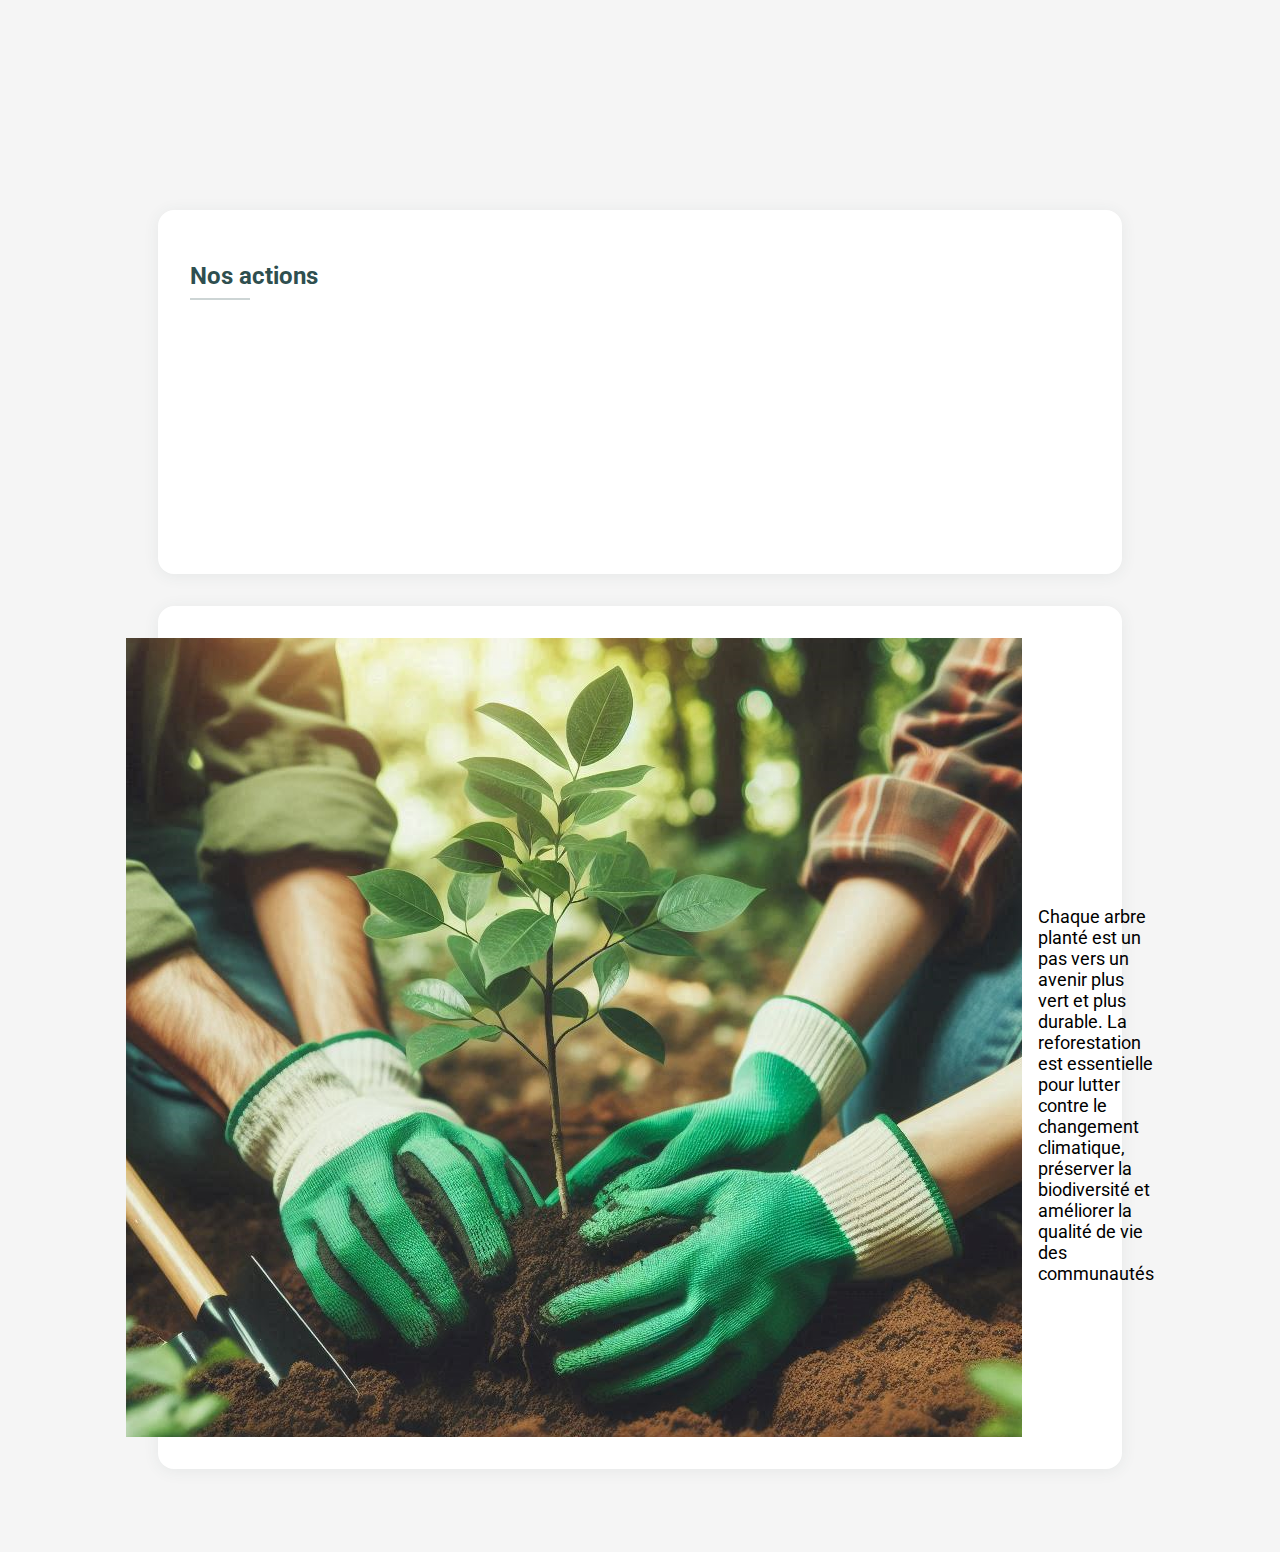
<file: actions.html>
<!DOCTYPE html>
<html lang="fr">
<head>
  <meta charset="UTF-8">
  <meta name="viewport" content="width=device-width, initial-scale=1.0">
  <title>IPTEFA-ONG | Actions</title>
  <!-- Google Fonts -->
  <link href="https://fonts.googleapis.com/css?family=Roboto:400,700&display=swap" rel="stylesheet">
  <link rel="stylesheet" href="style.css">
  <style>
    body {
      font-family: 'Roboto', Arial, sans-serif;
      background-color: #f5f5f5;
      margin: 0;
      padding: 0;
    }
    header, footer {
      background-color: #2f4f4f;
      color: #fff;
      padding: 1rem 2rem;
      opacity: 0;
      animation: fadeIn 1s ease-in forwards;
    }
    header { animation-delay: 0.1s; }
    footer { animation-delay: 2s; }
    @keyframes fadeIn {
      to { opacity: 1; }
    }
    .image-texte {
      display: flex;
      align-items: center;
      gap: 1rem;
      justify-content: center;
    }
    .image-texte img.image, .image-texte img.rubrique-img {
      width: 70px;
      height: 70px;
      border-radius: 50%;
      object-fit: cover;
      background: #fff;
      box-shadow: 0 2px 8px rgba(0,0,0,0.08);
      transform: scale(0.8);
      opacity: 0;
      animation: logoBounce 0.8s 0.2s cubic-bezier(0.23, 1.26, 0.32, 1) forwards;
    }
    @keyframes logoBounce {
      0% { opacity: 0; transform: scale(0.8);}
      60% { opacity: 1; transform: scale(1.15);}
      100% { opacity: 1; transform: scale(1);}
    }
    .image-texte .texte h2 {
      margin: 0;
      font-size: 1.4rem;
      font-weight: 700;
      color: #fff;
      opacity: 0;
      animation: fadeInLeft 1s 0.5s forwards;
    }
    @keyframes fadeInLeft {
      from { opacity: 0; transform: translateX(-30px);}
      to { opacity: 1; transform: translateX(0);}
    }
    nav {
      margin-top: 1rem;
      display: flex;
      flex-wrap: wrap;
      gap: 0.5rem;
    }
    nav a {
      color: #fff;
      margin: 0 0.5rem;
      text-decoration: none;
      padding: 0.35rem 0.9rem;
      border-radius: 20px;
      transition: background 0.3s, color 0.3s, transform 0.15s;
      display: inline-block;
      position: relative;
      overflow: hidden;
      z-index: 1;
      background: transparent;
    }
    nav a::before {
      content: '';
      position: absolute;
      left: 50%;
      top: 50%;
      transform: translate(-50%, -50%) scale(0);
      background: rgba(255,215,0,0.15);
      border-radius: 50%;
      width: 200%;
      height: 200%;
      transition: transform 0.4s;
      z-index: -1;
    }
    nav a:hover, nav a:focus {
      background-color: #416d6d;
      text-decoration: underline;
      color: #ffd700;
      outline: none;
      transform: translateY(-2px) scale(1.06);
    }
    nav a:hover::before, nav a:focus::before {
      transform: translate(-50%, -50%) scale(1);
    }
    .container {
      padding: 2rem;
      max-width: 900px;
      margin: 2rem auto;
      background-color: white;
      border-radius: 16px;
      box-shadow: 0 2px 16px rgba(47, 79, 79, 0.08);
      opacity: 0;
      transform: translateY(30px);
      animation: slideUpFade 1.1s 0.8s cubic-bezier(0.16, 1, 0.3, 1) forwards;
    }
    @keyframes slideUpFade {
      to {
        opacity: 1;
        transform: translateY(0);
      }
    }
    h2 {
      color: #2f4f4f;
      position: relative;
      overflow: hidden;
      margin-bottom: 1.2em;
    }
    h2::after {
      content: "";
      display: block;
      height: 2px;
      width: 60px;
      background: #2f4f4f;
      margin-top: 8px;
      opacity: 0.24;
      animation: underlineReveal 1.3s cubic-bezier(0.19,1,0.22,1) forwards;
    }
    @keyframes underlineReveal {
      from { width: 0; opacity: 0;}
      to { width: 60px; opacity: 0.24;}
    }
    ul {
      list-style: disc inside;
      margin-bottom: 1.5rem;
      animation: fadeIn 1.2s 1.2s both;
      padding-left: 0;
    }
    li {
      margin-bottom: 0.7rem;
      background: #f6f8fa;
      padding: 0.7em 1em;
      border-radius: 8px;
      box-shadow: 0 2px 8px rgba(47,79,79,0.06);
      transition: background 0.25s, padding 0.25s, box-shadow 0.25s;
      opacity: 0;
      transform: translateY(20px);
      animation: itemFadeIn 0.7s cubic-bezier(0.19,1,0.22,1) forwards;
      animation-delay: calc(1.3s + 0.13s * var(--i));
    }
    @keyframes itemFadeIn {
      to { opacity: 1; transform: translateY(0);}
    }
    li:hover {
      background: #e4f7e4;
      box-shadow: 0 4px 24px rgba(47,79,79,0.09);
      padding-left: 2em;
    }
    .rubrique-img {
      display: block;
      max-width: 380px;
      width: 100%;
      height: auto;
      margin: 2rem auto 0 auto;
      border-radius: 12px;
      box-shadow: 0 2px 8px rgba(0,0,0,0.08);
      opacity: 0;
      transform: scale(0.95);
      animation: fadeInImg 1s 1.2s cubic-bezier(0.19, 1, 0.22, 1) forwards;
      transition: transform 0.4s cubic-bezier(0.19, 1, 0.22, 1), box-shadow 0.4s;
    }
    .rubrique-img:hover {
      transform: scale(1.03);
      box-shadow: 0 6px 32px rgba(47,79,79,0.12);
    }
    footer {
      text-align: center;
      font-size: 0.95rem;
      margin-top: 2rem;
    }
    @media (max-width: 700px) {
      .container {
        padding: 1rem;
      }
      .image-texte {
        flex-direction: column;
        align-items: flex-start;
        gap: 0.5rem;
      }
      nav {
        flex-direction: column;
        gap: 0.2rem;
      }
      nav a {
        margin: 0;
        padding: 0.35rem 0.7rem;
      }
      .rubrique-img {
        max-width: 100%;
      }
    }
  </style>
</head>
<body>
  <header>
    <section class="image-texte">
      <img src="logo 2.png" class="image" alt="Logo IPTEFA-ONG">
      <div class="texte">
        <h2>INITIATIVE PEUPLES TERRES ET FORÊTS D’AFRIQUE - ONG</h2>
      </div>
    </section>
    <nav>
      <a href="index.html">Accueil</a>
      <a href="apropos.html">À propos</a>
      <a href="actions.html">Actions</a>
      <a href="programmes.html">Programmes</a>
      <a href="impact.html">Impact</a>
      <a href="actualites.html">Actualités</a>
      <a href="objectifs.html">Staff et personnel</a>
      <a href="contact.html">Contact</a>
    </nav>
  </header>
  <main class="container">
    <h2>Nos actions</h2>
    <ul>
      <li style="--i:0"><strong>Protection des forêts et des écosystèmes</strong> : Lutte contre la déforestation, restauration des terres, sensibilisation.</li>
      <li style="--i:1"><strong>Gestion durable des ressources naturelles</strong> : Agriculture écologique, agroforesterie, formation.</li>
      <li style="--i:2"><strong>Conservation de la faune et de la flore</strong> : Suivi des espèces, création de zones protégées.</li>
      <li style="--i:3"><strong>Éducation et sensibilisation</strong> : Formations, écocampagnes, éducation environnementale.</li>
    </ul>
  </main>
  <main class="container">
       <section class="image-texte">
      <img src="image4.png" classe= "image" alt="Logo IPTEFA-ONG">
      <div class="texte">
        <h2>Agissons ensemble pour notre planète !</h2>
        <p>Chaque arbre planté est un pas vers un avenir plus vert et plus durable. La reforestation est essentielle pour lutter contre le changement climatique, préserver la biodiversité et améliorer la qualité de vie des communautés</p>
      </div>
      </section>
  </main>
  <footer>
    <p>&copy; 2025 IPTEFA-ONG. Tous droits réservés.</p>
  </footer>
  <script src="script.js"></script>
</body>
</html>
</file>
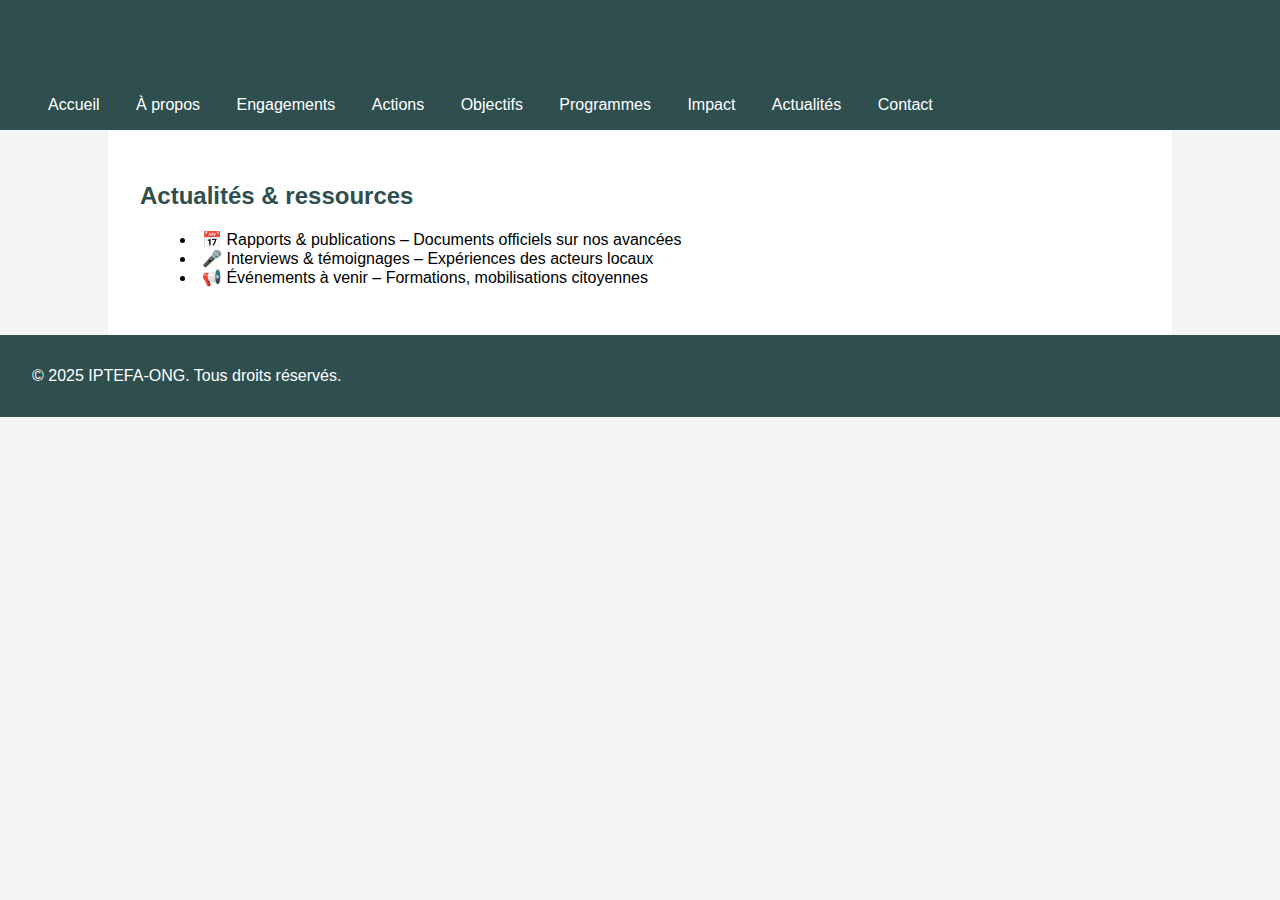
<file: actualites.html>
<!DOCTYPE html>
<html lang="fr">
<head>
  <meta charset="UTF-8">
  <meta name="viewport" content="width=device-width, initial-scale=1.0">
  <title>IPTEFA-ONG</title>
  <style>
    body { font-family: Arial, sans-serif; background-color: #f5f5f5; margin: 0; padding: 0; }
    header, footer { background-color: #2f4f4f; color: #fff; padding: 1rem 2rem; }
    nav a { color: #fff; margin: 0 1rem; text-decoration: none; }
    .container { padding: 2rem; max-width: 1000px; margin: auto; background-color: white; }
    h1, h2, h3 { color: #2f4f4f; }
    ul { list-style: disc inside; }
  </style>
</head>
<body>
  <header>
    <h1>IPTEFA-ONG</h1>
    <nav>
      <a href="index.html">Accueil</a>
      <a href="apropos.html">À propos</a>
      <a href="engagements.html">Engagements</a>
      <a href="actions.html">Actions</a>
      <a href="objectifs.html">Objectifs</a>
      <a href="programmes.html">Programmes</a>
      <a href="impact.html">Impact</a>
      <a href="actualites.html">Actualités</a>
      <a href="contact.html">Contact</a>
    </nav>
  </header>
  <div class="container">

<h2>Actualités & ressources</h2>
<ul>
  <li>📅 Rapports & publications – Documents officiels sur nos avancées</li>
  <li>🎤 Interviews & témoignages – Expériences des acteurs locaux</li>
  <li>📢 Événements à venir – Formations, mobilisations citoyennes</li>
</ul>

  </div>
  <footer>
    <p>&copy; 2025 IPTEFA-ONG. Tous droits réservés.</p>
  </footer>
</body>
</html>
</file>
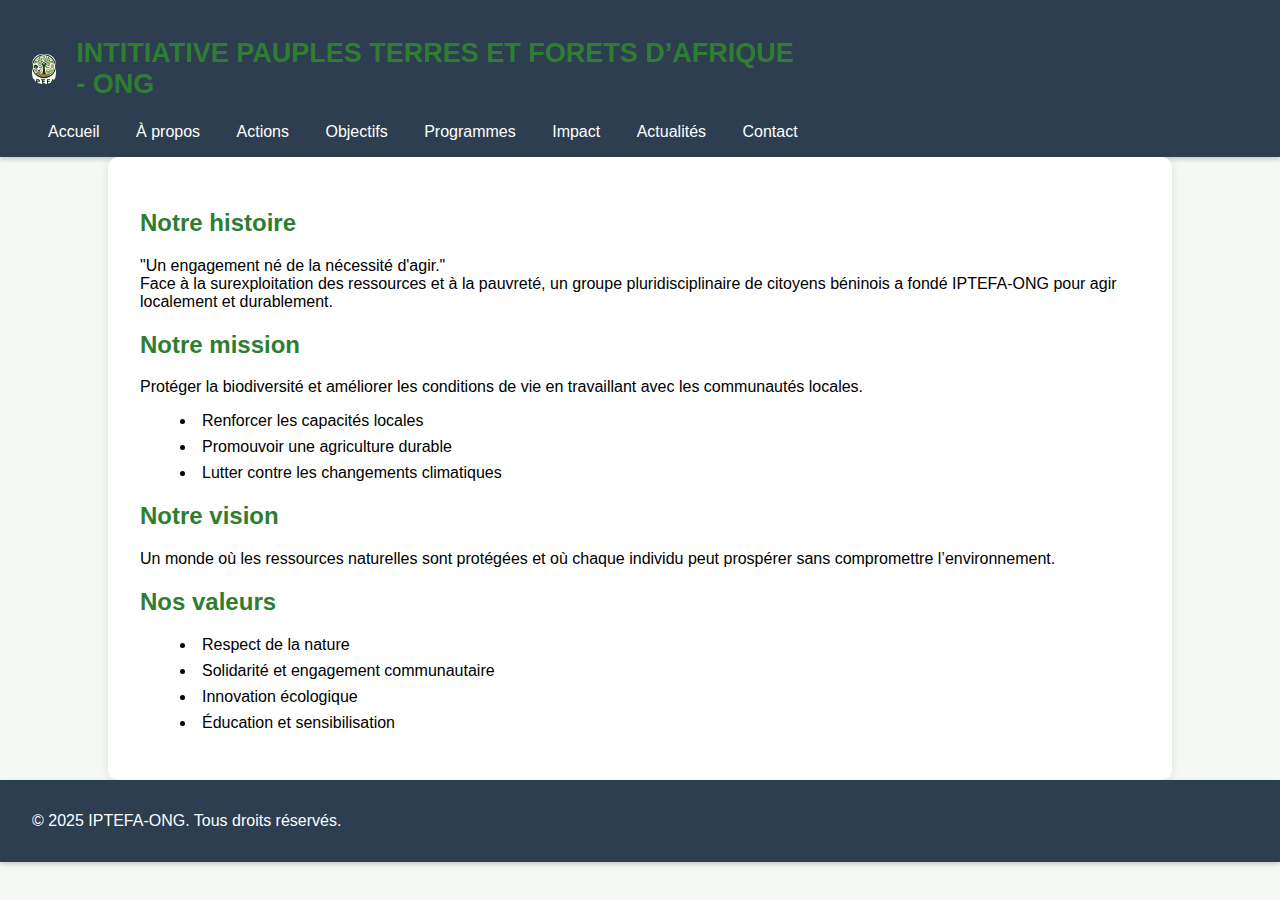
<file: apropos.html>
<!DOCTYPE html>
<html lang="fr">
<head>
  <meta charset="UTF-8">
  <meta name="viewport" content="width=device-width, initial-scale=1.0">
  <title>IPTEFA-ONG</title>
  <style>
    body { font-family: Arial, sans-serif; background-color: #f5f5f5; margin: 0; padding: 0; }
    header, footer { background-color: #2f4f4f; color: #fff; padding: 1rem 2rem; }
    nav a { color: #fff; margin: 0 1rem; text-decoration: none; }
    .container { padding: 2rem; max-width: 1000px; margin: auto; background-color: white; }
    h1, h2, h3 { color: #2f4f4f; }
    ul { list-style: disc inside; }
  </style>
  <link rel="stylesheet" href="style.css">
</head>
<body>
  <header>
  <section class="image-texte">
    <img src="logo 2.png" class="image">
    <div class="texte">
        <h2>INTITIATIVE PAUPLES TERRES ET FORETS D’AFRIQUE - ONG</h2>
    </div>
</section>
    <nav>
      <a href="index.html">Accueil</a>
      <a href="apropos.html">À propos</a>
      <a href="actions.html">Actions</a>
      <a href="objectifs.html">Objectifs</a>
      <a href="programmes.html">Programmes</a>
      <a href="impact.html">Impact</a>
      <a href="actualites.html">Actualités</a>
      <a href="contact.html">Contact</a>
    </nav>
  </header>
  <div class="container">

<h2>Notre histoire</h2>
<p>"Un engagement né de la nécessité d'agir."<br>
Face à la surexploitation des ressources et à la pauvreté, un groupe pluridisciplinaire de citoyens béninois a fondé IPTEFA-ONG pour agir localement et durablement.</p>
<h2>Notre mission</h2>
<p>Protéger la biodiversité et améliorer les conditions de vie en travaillant avec les communautés locales.</p>
<ul>
  <li>Renforcer les capacités locales</li>
  <li>Promouvoir une agriculture durable</li>
  <li>Lutter contre les changements climatiques</li>
</ul>
<h2>Notre vision</h2>
<p>Un monde où les ressources naturelles sont protégées et où chaque individu peut prospérer sans compromettre l’environnement.</p>
<h2>Nos valeurs</h2>
<ul>
  <li>Respect de la nature</li>
  <li>Solidarité et engagement communautaire</li>
  <li>Innovation écologique</li>
  <li>Éducation et sensibilisation</li>
</ul>

  </div>
  <footer>
    <p>&copy; 2025 IPTEFA-ONG. Tous droits réservés.</p>
  </footer>
  <script src="script.js"></script>
</body>
</html>
</file>
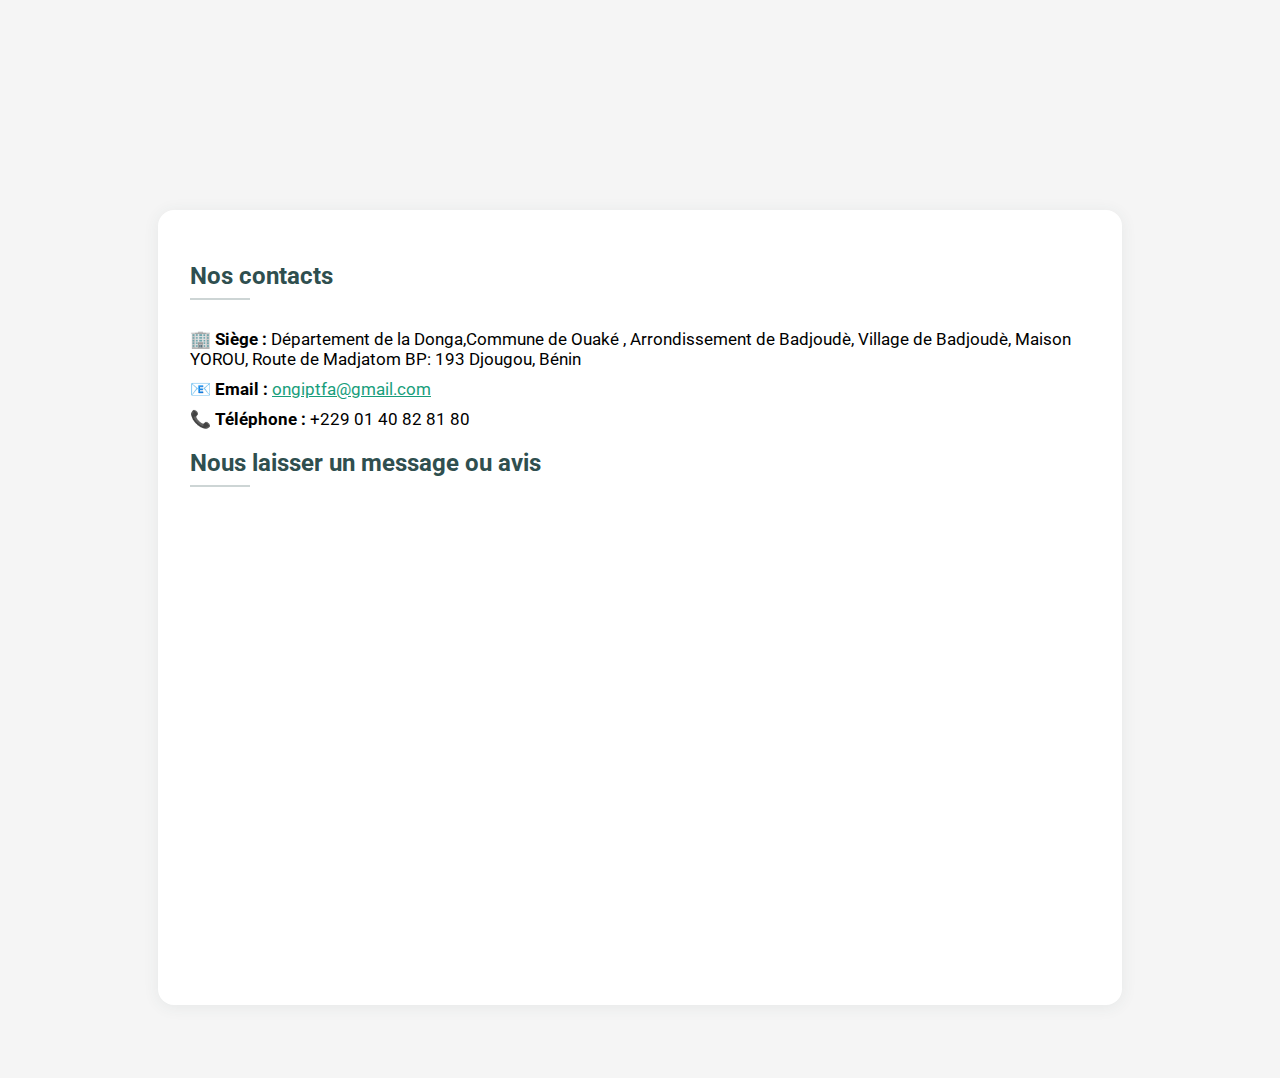
<file: contact.html>
<!DOCTYPE html>
<html lang="fr">
<head>
  <meta charset="UTF-8">
  <meta name="viewport" content="width=device-width, initial-scale=1.0">
  <title>IPTEFA-ONG | Contact</title>
  <!-- Google Fonts -->
  <link href="https://fonts.googleapis.com/css?family=Roboto:400,700&display=swap" rel="stylesheet">
  <link rel="stylesheet" href="style.css">
  <style>
    body {
      font-family: 'Roboto', Arial, sans-serif;
      background-color: #f5f5f5;
      margin: 0;
      padding: 0;
    }
    header, footer {
      background-color: #2f4f4f;
      color: #fff;
      padding: 1rem 2rem;
      opacity: 0;
      animation: fadeIn 1s ease-in forwards;
    }
    header { animation-delay: 0.1s; }
    footer { animation-delay: 2s; }
    @keyframes fadeIn {
      to { opacity: 1; }
    }
    .image-texte {
      display: flex;
      align-items: center;
      gap: 1rem;
    }
    .image-texte img.image {
      width: 70px;
      height: 70px;
      border-radius: 50%;
      object-fit: cover;
      background: #fff;
      box-shadow: 0 2px 8px rgba(0,0,0,0.08);
      transform: scale(0.8);
      opacity: 0;
      animation: logoBounce 0.8s 0.2s cubic-bezier(0.23, 1.26, 0.32, 1) forwards;
    }
    @keyframes logoBounce {
      0% { opacity: 0; transform: scale(0.8);}
      60% { opacity: 1; transform: scale(1.15);}
      100% { opacity: 1; transform: scale(1);}
    }
    .image-texte .texte h2 {
      margin: 0;
      font-size: 1.4rem;
      font-weight: 700;
      color: #fff;
      opacity: 0;
      animation: fadeInLeft 1s 0.5s forwards;
    }
    @keyframes fadeInLeft {
      from { opacity: 0; transform: translateX(-30px);}
      to { opacity: 1; transform: translateX(0);}
    }
    nav {
      margin-top: 1rem;
      display: flex;
      flex-wrap: wrap;
      gap: 0.5rem;
    }
    nav a {
      color: #fff;
      margin: 0 0.5rem;
      text-decoration: none;
      padding: 0.35rem 0.9rem;
      border-radius: 20px;
      transition: background 0.3s, color 0.3s, transform 0.15s;
      display: inline-block;
      position: relative;
      overflow: hidden;
      z-index: 1;
      background: transparent;
    }
    nav a::before {
      content: '';
      position: absolute;
      left: 50%;
      top: 50%;
      transform: translate(-50%, -50%) scale(0);
      background: rgba(255,215,0,0.15);
      border-radius: 50%;
      width: 200%;
      height: 200%;
      transition: transform 0.4s;
      z-index: -1;
    }
    nav a:hover, nav a:focus {
      background-color: #416d6d;
      text-decoration: underline;
      color: #ffd700;
      outline: none;
      transform: translateY(-2px) scale(1.06);
    }
    nav a:hover::before, nav a:focus::before {
      transform: translate(-50%, -50%) scale(1);
    }
    .container {
      padding: 2rem;
      max-width: 900px;
      margin: 2rem auto;
      background-color: white;
      border-radius: 16px;
      box-shadow: 0 2px 16px rgba(47, 79, 79, 0.08);
      opacity: 0;
      transform: translateY(30px);
      animation: slideUpFade 1.1s 0.8s cubic-bezier(0.16, 1, 0.3, 1) forwards;
    }
    @keyframes slideUpFade {
      to { opacity: 1; transform: translateY(0);}
    }
    h2 {
      color: #2f4f4f;
      position: relative;
      overflow: hidden;
      margin-bottom: 1.2em;
    }
    h2::after {
      content: "";
      display: block;
      height: 2px;
      width: 60px;
      background: #2f4f4f;
      margin-top: 8px;
      opacity: 0.24;
      animation: underlineReveal 1.3s cubic-bezier(0.19,1,0.22,1) forwards;
    }
    @keyframes underlineReveal {
      from { width: 0; opacity: 0;}
      to { width: 60px; opacity: 0.24;}
    }
    p {
      font-size: 1.07em;
      margin: 0.6em 0;
      animation: fadeIn 1.2s 1s both;
    }
    form {
      margin-top: 1.5em;
      background: #f7faf9;
      padding: 1.5em 1.2em;
      border-radius: 12px;
      box-shadow: 0 2px 12px rgba(47,79,79,0.06);
      max-width: 500px;
      margin-left: auto;
      margin-right: auto;
      opacity: 0;
      transform: translateY(20px);
      animation: slideUpFade 1.2s 1.2s forwards;
      display: flex;
      flex-direction: column;
      gap: 1em;
    }
    label {
      font-weight: 500;
      color: #2f4f4f;
      margin-bottom: 0.25em;
      letter-spacing: 0.5px;
    }
    input[type="text"],
    input[type="email"],
    textarea {
      width: 100%;
      padding: 0.7em;
      border: 1px solid #cbe9e2;
      border-radius: 7px;
      font-size: 1em;
      transition: border-color 0.2s, box-shadow 0.2s;
      background: #fff;
      resize: vertical;
    }
    input[type="text"]:focus,
    input[type="email"]:focus,
    textarea:focus {
      border-color: #2f4f4f;
      box-shadow: 0 0 0 2px #e9faf3;
      outline: none;
    }
    textarea {
      min-height: 80px;
      max-height: 200px;
    }
    input[type="submit"] {
      background: #2f4f4f;
      color: #fff;
      padding: 0.8em 2em;
      border: none;
      border-radius: 20px;
      font-size: 1.07em;
      font-weight: bold;
      cursor: pointer;
      margin-top: 0.7em;
      align-self: flex-end;
      transition: background 0.25s, transform 0.15s;
      box-shadow: 0 2px 8px rgba(47,79,79,0.08);
    }
    input[type="submit"]:hover {
      background: #416d6d;
      color: #ffd700;
      transform: scale(1.05);
    }
    footer {
      text-align: center;
      font-size: 0.95rem;
      margin-top: 2rem;
    }
    @media (max-width: 700px) {
      .container {
        padding: 1rem;
      }
      .image-texte {
        flex-direction: column;
        align-items: flex-start;
        gap: 0.5rem;
      }
      nav {
        flex-direction: column;
        gap: 0.2rem;
      }
      nav a {
        margin: 0;
        padding: 0.35rem 0.7rem;
      }
      form {
        padding: 1em 0.5em;
      }
    }
  </style>
</head>
<body>
  <header>
    <section class="image-texte">
      <img src="logo 2.png" class="image" alt="Logo IPTEFA-ONG">
      <div class="texte">
        <h2>INITIATIVE POUR LES PEUPLES TERRES ET FORÊTS D’AFRIQUE - IPTFA ONG</h2>
      </div>
    </section>
    <nav>
      <a href="index.html">Accueil</a>
      <a href="apropos.html">À propos</a>
      <a href="actions.html">Actions</a>
      <a href="programmes.html">Programmes</a>
      <a href="impact.html">Impact</a>
      <a href="actualites.html">Actualités</a>
      <a href="objectifs.html">Staff et personnel</a>
      <a href="contact.html">Contact</a>
    </nav>
  </header>
  <main class="container">
    <h2>Nos contacts</h2>
    <p>🏢 <strong>Siège :</strong> Département de la Donga,Commune de Ouaké , Arrondissement de Badjoudè, Village de Badjoudè, Maison YOROU, Route de Madjatom BP: 193 Djougou, Bénin</p>
    <p>📧 <strong>Email :</strong> <a href="mailto:ongiptfa@gmail.com" style="color:#189e7c;text-decoration:underline;">ongiptfa@gmail.com</a></p>
    <p>📞 <strong>Téléphone :</strong> +229 01 40 82 81 80</p>
    <section>
      <h2>Nous laisser un message ou avis</h2>
      <form>
        <label for="nom">Nom :</label>
        <input type="text" id="nom" name="nom" required autocomplete="name">

        <label for="email">Email :</label>
        <input type="email" id="email" name="email" required autocomplete="email">

        <label for="message">Message :</label>
        <textarea id="message" name="message" required></textarea>

        <input type="submit" value="Envoyer">
      </form>
    </section>
  </main>
  <footer>
    <p>&copy; 2025 IPTEFA-ONG. Tous droits réservés.</p>
  </footer>
  <script src="script.js"></script>
</body>
</html>
</file>
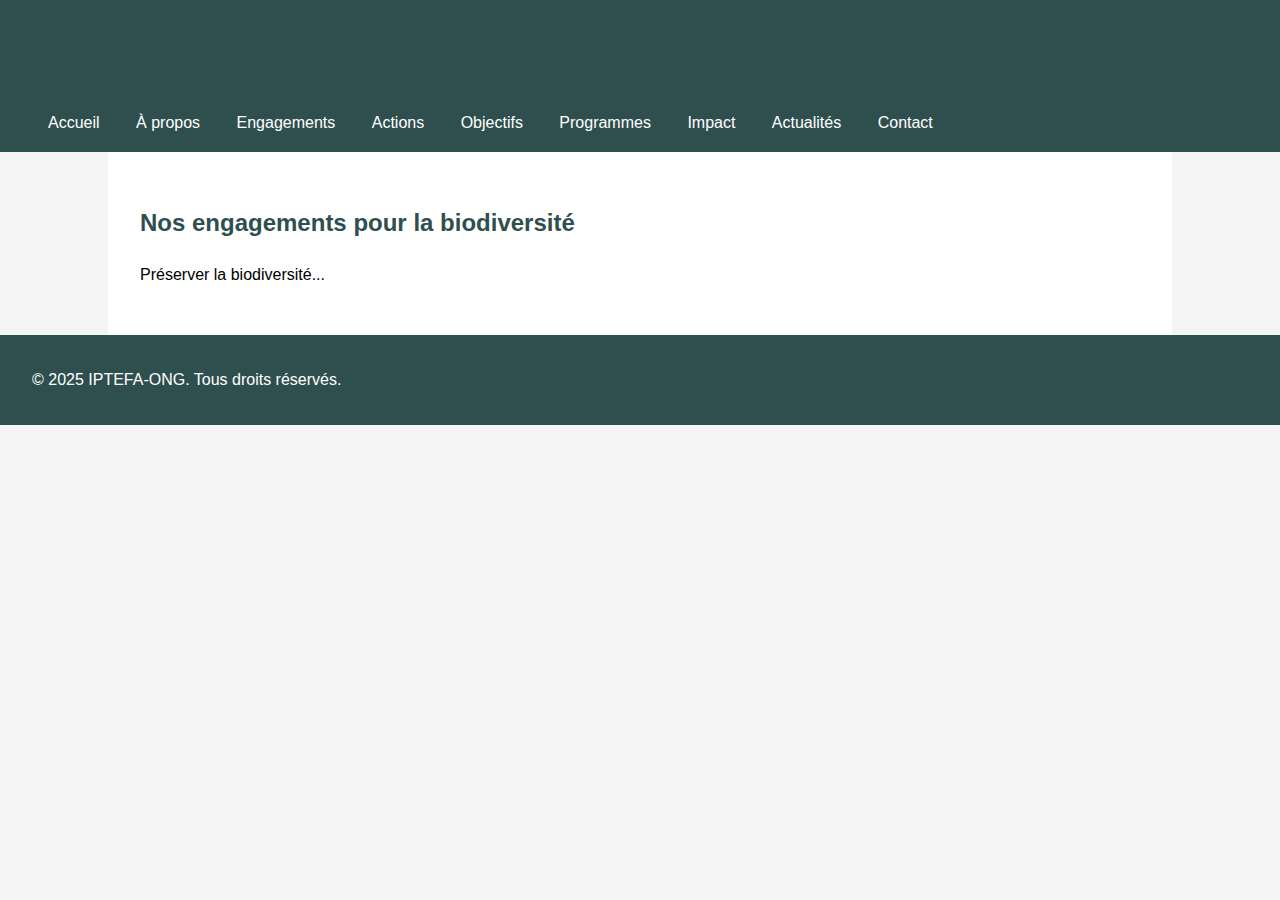
<file: engagements.html>
<!DOCTYPE html>
<html lang="fr">
<head>
  <meta charset="UTF-8">
  <meta name="viewport" content="width=device-width, initial-scale=1.0">
  <title>IPTEFA-ONG</title>
  <style>
    body { font-family: Arial, sans-serif; line-height: 1.6; margin: 0; padding: 0; background-color: #f5f5f5; }
    header, footer { background-color: #2f4f4f; color: #fff; padding: 1rem 2rem; }
    nav a { color: #fff; margin: 0 1rem; text-decoration: none; }
    .container { padding: 2rem; max-width: 1000px; margin: auto; background-color: white; }
    h1, h2 { color: #2f4f4f; }
    .section { margin-bottom: 3rem; }
  </style>
</head>
<body>
  <header>
    <h1>IPTEFA-ONG</h1>
    <nav>
      <a href="index.html">Accueil</a>
      <a href="apropos.html">À propos</a>
      <a href="engagements.html">Engagements</a>
      <a href="actions.html">Actions</a>
      <a href="objectifs.html">Objectifs</a>
      <a href="programmes.html">Programmes</a>
      <a href="impact.html">Impact</a>
      <a href="actualites.html">Actualités</a>
      <a href="contact.html">Contact</a>
    </nav>
  </header>
  <div class="container">
<h2>Nos engagements pour la biodiversité</h2><p>Préserver la biodiversité...</p>
  </div>
  <footer>
    <p>&copy; 2025 IPTEFA-ONG. Tous droits réservés.</p>
  </footer>
</body>
</html>
</file>
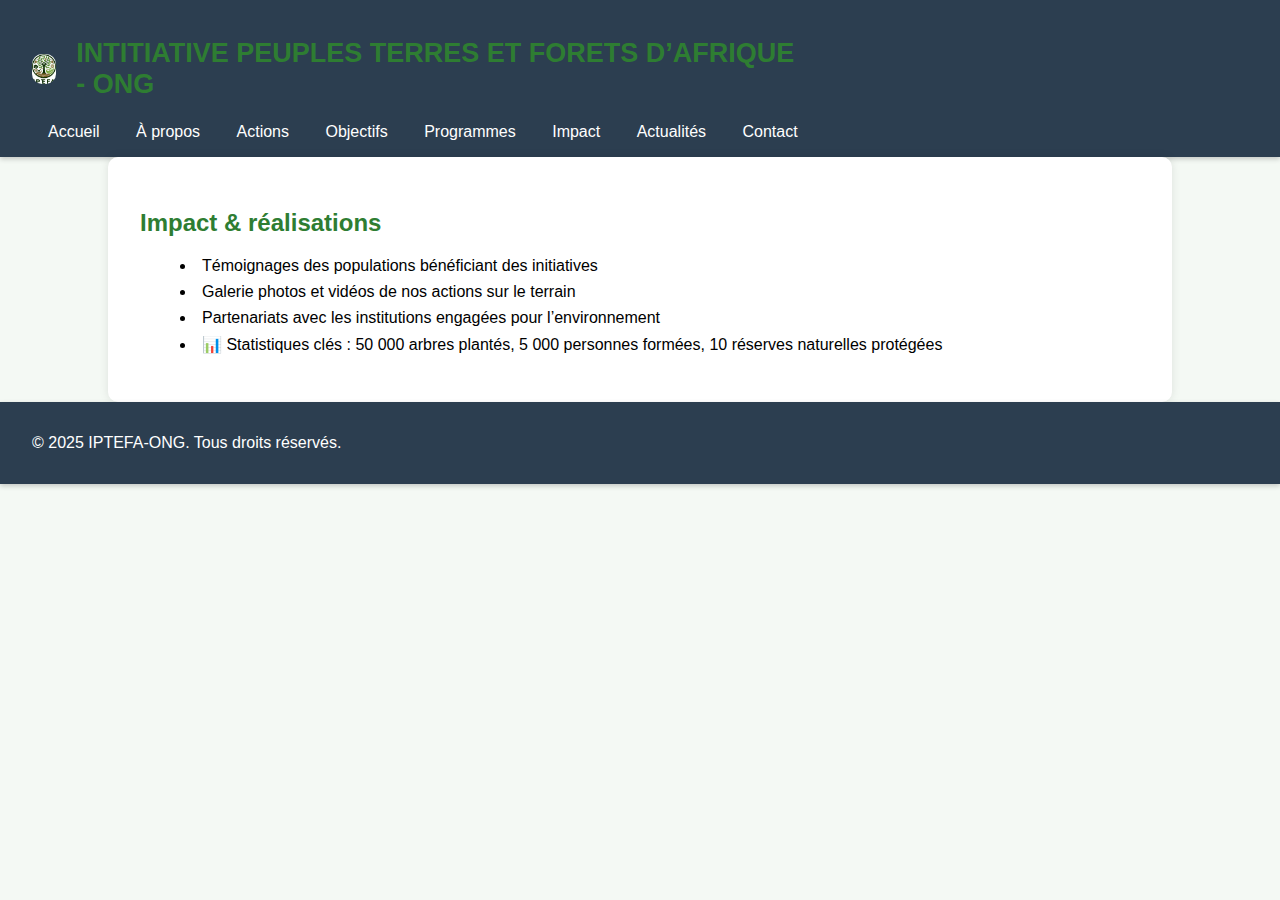
<file: impact.html>
<!DOCTYPE html>
<html lang="fr">
<head>
  <meta charset="UTF-8">
  <meta name="viewport" content="width=device-width, initial-scale=1.0">
  <title>IPTEFA-ONG</title>
  <style>
    body { font-family: Arial, sans-serif; background-color: #f5f5f5; margin: 0; padding: 0; }
    header, footer { background-color: #2f4f4f; color: #fff; padding: 1rem 2rem; }
    nav a { color: #fff; margin: 0 1rem; text-decoration: none; }
    .container { padding: 2rem; max-width: 1000px; margin: auto; background-color: white; }
    h1, h2, h3 { color: #2f4f4f; }
    ul { list-style: disc inside; }
  </style>
  <link rel="stylesheet" href="style.css">
</head>
<body>
  <header>
   <section class="image-texte">
    <img src="logo 2.png" class="image">
    <div class="texte">
        <h2>INTITIATIVE PEUPLES TERRES ET FORETS D’AFRIQUE - ONG</h2>
    </div>
</section>
    <nav>
      <a href="index.html">Accueil</a>
      <a href="apropos.html">À propos</a>
      <a href="actions.html">Actions</a>
      <a href="objectifs.html">Objectifs</a>
      <a href="programmes.html">Programmes</a>
      <a href="impact.html">Impact</a>
      <a href="actualites.html">Actualités</a>
      <a href="contact.html">Contact</a>
    </nav>
  </header>
  <div class="container">

<h2>Impact & réalisations</h2>
<ul>
  <li>Témoignages des populations bénéficiant des initiatives</li>
  <li>Galerie photos et vidéos de nos actions sur le terrain</li>
  <li>Partenariats avec les institutions engagées pour l’environnement</li>
  <li>📊 Statistiques clés : 50 000 arbres plantés, 5 000 personnes formées, 10 réserves naturelles protégées</li>
</ul>

  </div>
  <footer>
    <p>&copy; 2025 IPTEFA-ONG. Tous droits réservés.</p>
  </footer>
  <script src="script.js"></script>
</body>
</html>
</file>
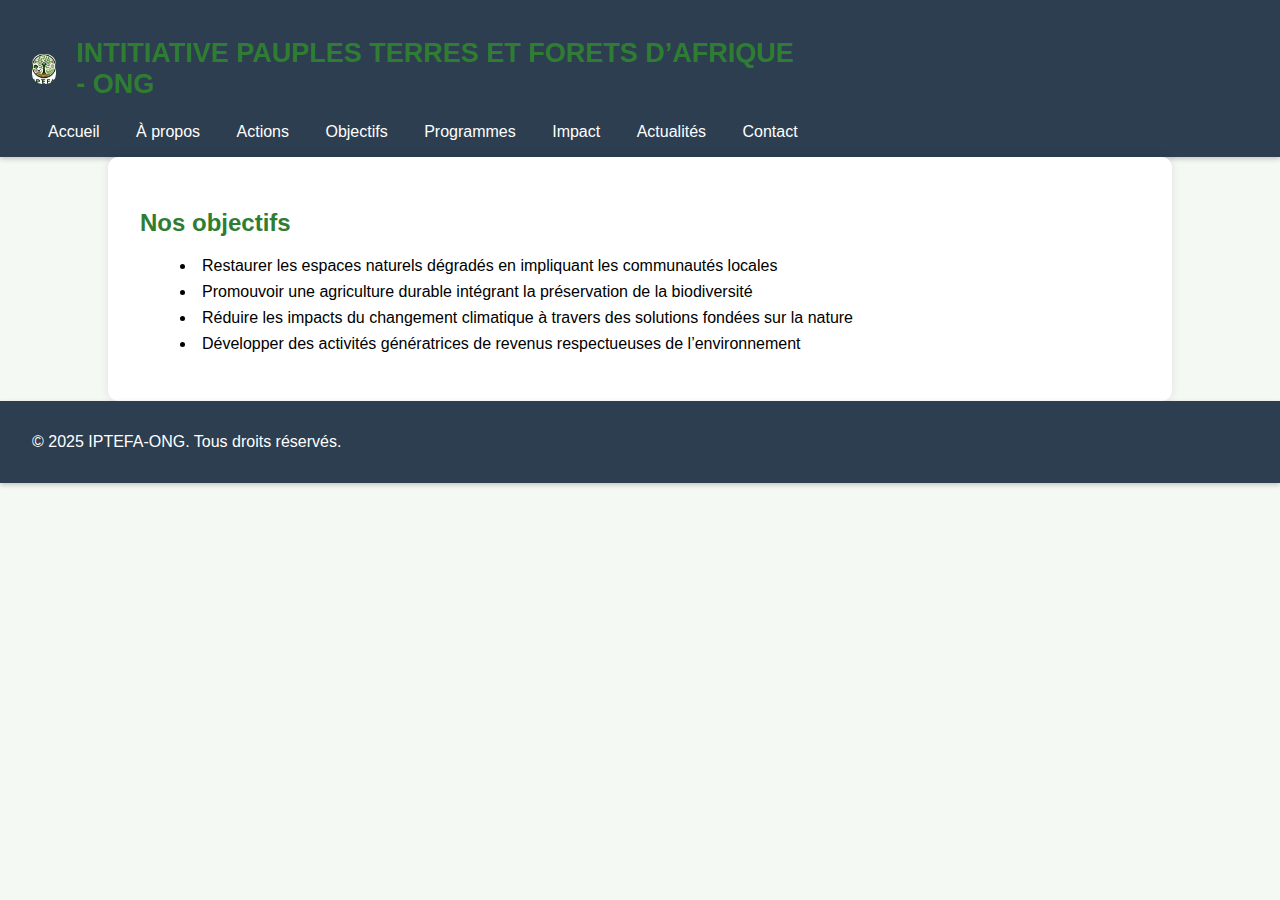
<file: objectifs.html>
<!DOCTYPE html>
<html lang="fr">
<head>
  <meta charset="UTF-8">
  <meta name="viewport" content="width=device-width, initial-scale=1.0">
  <title>IPTEFA-ONG</title>
  <style>
    body { font-family: Arial, sans-serif; background-color: #f5f5f5; margin: 0; padding: 0; }
    header, footer { background-color: #2f4f4f; color: #fff; padding: 1rem 2rem; }
    nav a { color: #fff; margin: 0 1rem; text-decoration: none; }
    .container { padding: 2rem; max-width: 1000px; margin: auto; background-color: white; }
    h1, h2, h3 { color: #2f4f4f; }
    ul { list-style: disc inside; }
  </style>
  <link rel="stylesheet" href="style.css">
</head>
<body>
  <header>
    <section class="image-texte">
    <img src="logo 2.png" class="image">
    <div class="texte">
        <h2>INTITIATIVE PAUPLES TERRES ET FORETS D’AFRIQUE - ONG</h2>
    </div>
</section>
    <nav>
      <a href="index.html">Accueil</a>
      <a href="apropos.html">À propos</a>
      <a href="actions.html">Actions</a>
      <a href="objectifs.html">Objectifs</a>
      <a href="programmes.html">Programmes</a>
      <a href="impact.html">Impact</a>
      <a href="actualites.html">Actualités</a>
      <a href="contact.html">Contact</a>
    </nav>
  </header>
  <div class="container">

<h2>Nos objectifs</h2>
<ul>
  <li>Restaurer les espaces naturels dégradés en impliquant les communautés locales</li>
  <li>Promouvoir une agriculture durable intégrant la préservation de la biodiversité</li>
  <li>Réduire les impacts du changement climatique à travers des solutions fondées sur la nature</li>
  <li>Développer des activités génératrices de revenus respectueuses de l’environnement</li>
</ul>

  </div>
  <footer>
    <p>&copy; 2025 IPTEFA-ONG. Tous droits réservés.</p>
  </footer>
  <script src="script.js"></script>
</body>
</html>
</file>
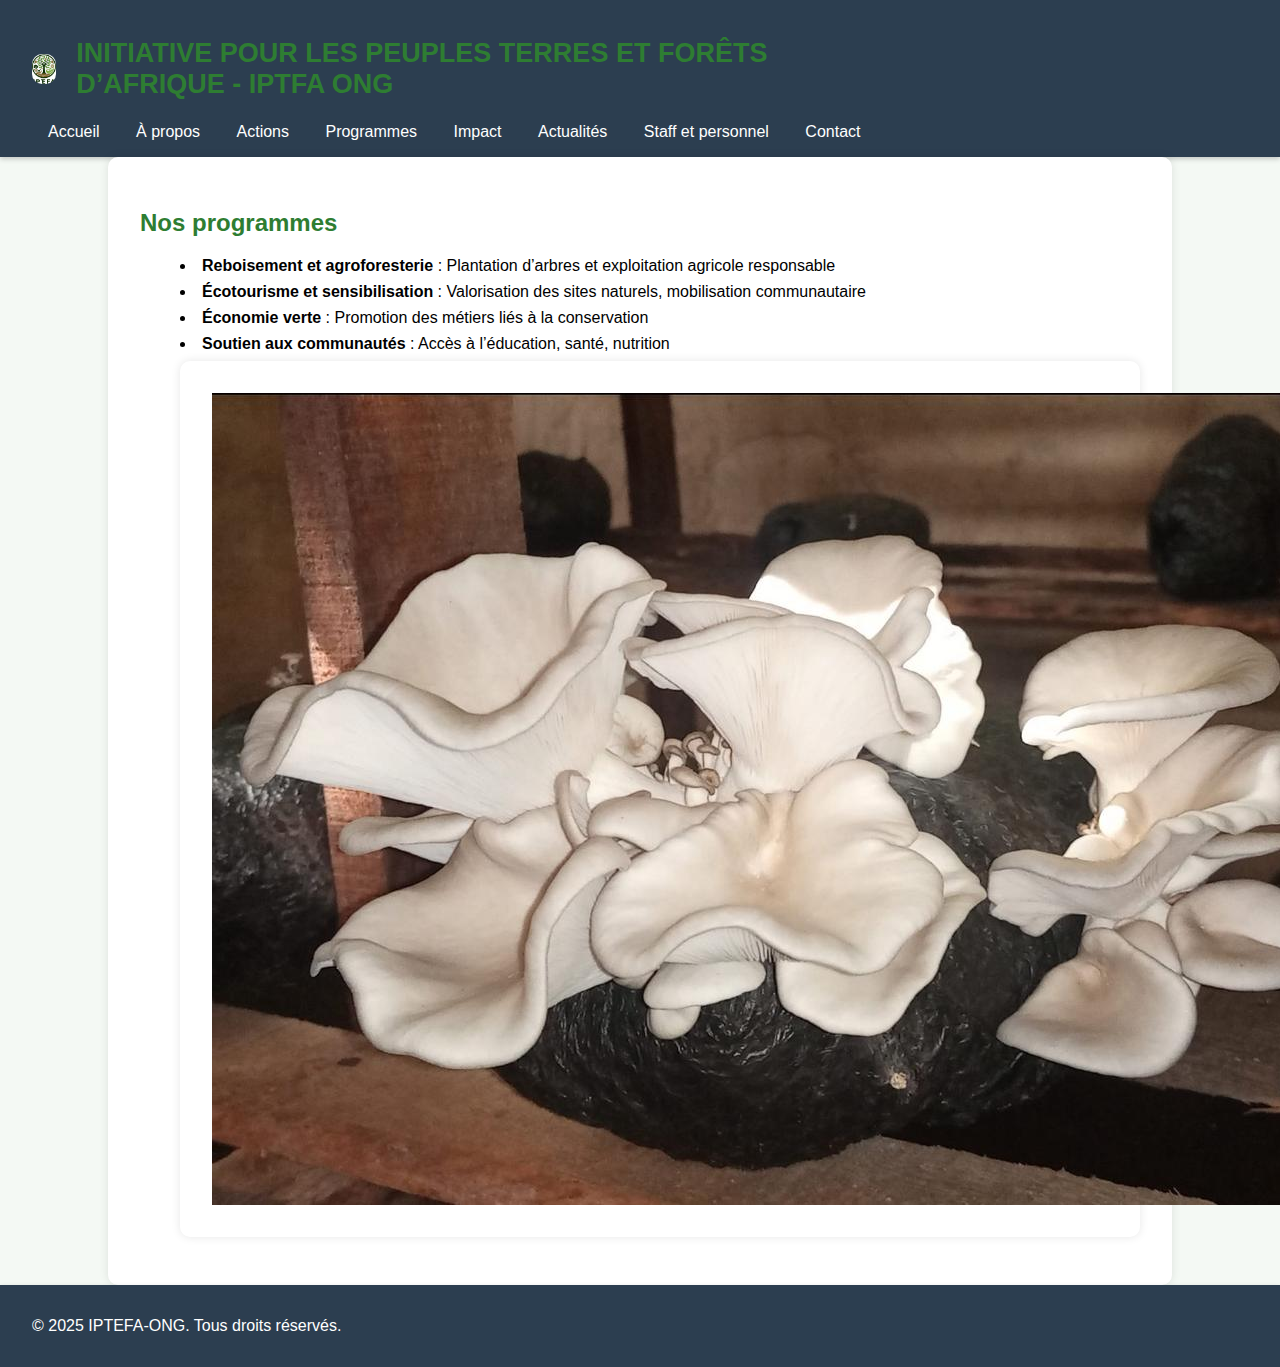
<file: programmes.html>
<!DOCTYPE html>
<html lang="fr">
<head>
  <meta charset="UTF-8">
  <meta name="viewport" content="width=device-width, initial-scale=1.0">
  <title>IPTEFA-ONG</title>
  <style>
    body { font-family: Arial, sans-serif; background-color: #f5f5f5; margin: 0; padding: 0; }
    header, footer { background-color: #4f4e4d; color: #fff; padding: 1rem 2rem; }
    nav a { color: #fff; margin: 0 1rem; text-decoration: none; }
    .container { padding: 2rem; max-width: 1000px; margin: auto; background-color: white; }
    h1, h2, h3 { color: #2f4f4f; }
    ul { list-style: disc inside; }
  </style>
  <link rel="stylesheet" href="style.css">
</head>
<body>
  <header>
   <section class="image-texte">
      <img src="logo 2.png" class="image" alt="Logo IPTEFA-ONG">
      <div class="texte">
        <h2>INITIATIVE POUR LES PEUPLES TERRES ET FORÊTS D’AFRIQUE - IPTFA ONG</h2>
      </div>
    </section>
    <nav>
      <a href="index.html">Accueil</a>
      <a href="apropos.html">À propos</a>
      <a href="actions.html">Actions</a>
      <a href="programmes.html">Programmes</a>
      <a href="impact.html">Impact</a>
      <a href="actualites.html">Actualités</a>
      <a href="objectifs.html">Staff et personnel</a>
      <a href="contact.html">Contact</a>
    </nav>
  </header>
  <div class="container">

<h2>Nos programmes</h2>
<ul>
  <li><strong>Reboisement et agroforesterie</strong> : Plantation d’arbres et exploitation agricole responsable</li>
  <li><strong>Écotourisme et sensibilisation</strong> : Valorisation des sites naturels, mobilisation communautaire</li>
  <li><strong>Économie verte</strong> : Promotion des métiers liés à la conservation</li>
  <li><strong>Soutien aux communautés</strong> : Accès à l’éducation, santé, nutrition</li>

 <main class="container">
<section class="image-texte">
      <img src="image5.jpg" alt="Logo IPTEFA-ONG">
      <div class="texte">
        <h2>La maison du champignons: Pôle d'excellence pour la formation et de valorisation des ressources fongiques</h2>
      </div>
</section>
<main> 
  
</ul>

  </div>
  <footer>
    <p>&copy; 2025 IPTEFA-ONG. Tous droits réservés.</p>
  </footer>
  <script src="script.js"></script>
</body>
</html>
</file>
<file: style.css>
body {
  font-family: 'Segoe UI', sans-serif;
  background: #f4f9f4;
  margin: 0;
  padding: 0;
  transition: all 0.3s ease-in-out;
}
header, footer {
  background-color: #2c3e50;
  color: #fff;
  padding: 1rem 2rem;
  box-shadow: 0 2px 5px rgba(0,0,0,0.2);
}
nav a {
  margin: 0 1rem;
  text-decoration: none;
  color: #ffffff;
  transition: color 0.3s ease;
}
nav a:hover {
  color: #4caf50;
}
.container {
  max-width: 1000px;
  margin: auto;
  padding: 2rem;
  background: #ffffff;
  border-radius: 10px;
  box-shadow: 0 0 10px rgba(0,0,0,0.1);
}
h1, h2, h3 {
  color: #2e7d32;
}
ul li {
  margin-bottom: 0.5rem;
}
.cta {
    display: inline-block;
    padding: 15px 30px;
    background-color: #2c5f2d;
    color: white;
    text-decoration: none;
    font-weight: bold;
    transition: 0.3s;
    border-radius: 5px;
}
.rubrique-img {
    width: 100%;
    max-width: 800px; /* Limite la taille pour éviter qu'elles deviennent trop grandes */
    height: auto;
    border-radius: 2px;
    box-shadow: 0px 4px 6px rgba(0, 0, 0, 0.1);
    display: block;
    margin: 10px auto; /* Centrage automatique */
}
.image-texte {
    display: flex; /* Active l'affichage côte à côte */
    align-items: center; /* Centre verticalement l'image et le texte */
    gap: 20px; /* Ajoute un espacement entre les éléments */
}

.image {
    width: 2%; /* Ajuste la taille de l'image */
    border-radius: 10px;
}

.texte {
    width: 60%; /* Donne plus d’espace au texte */
    font-size: 18px;
}
</file>
